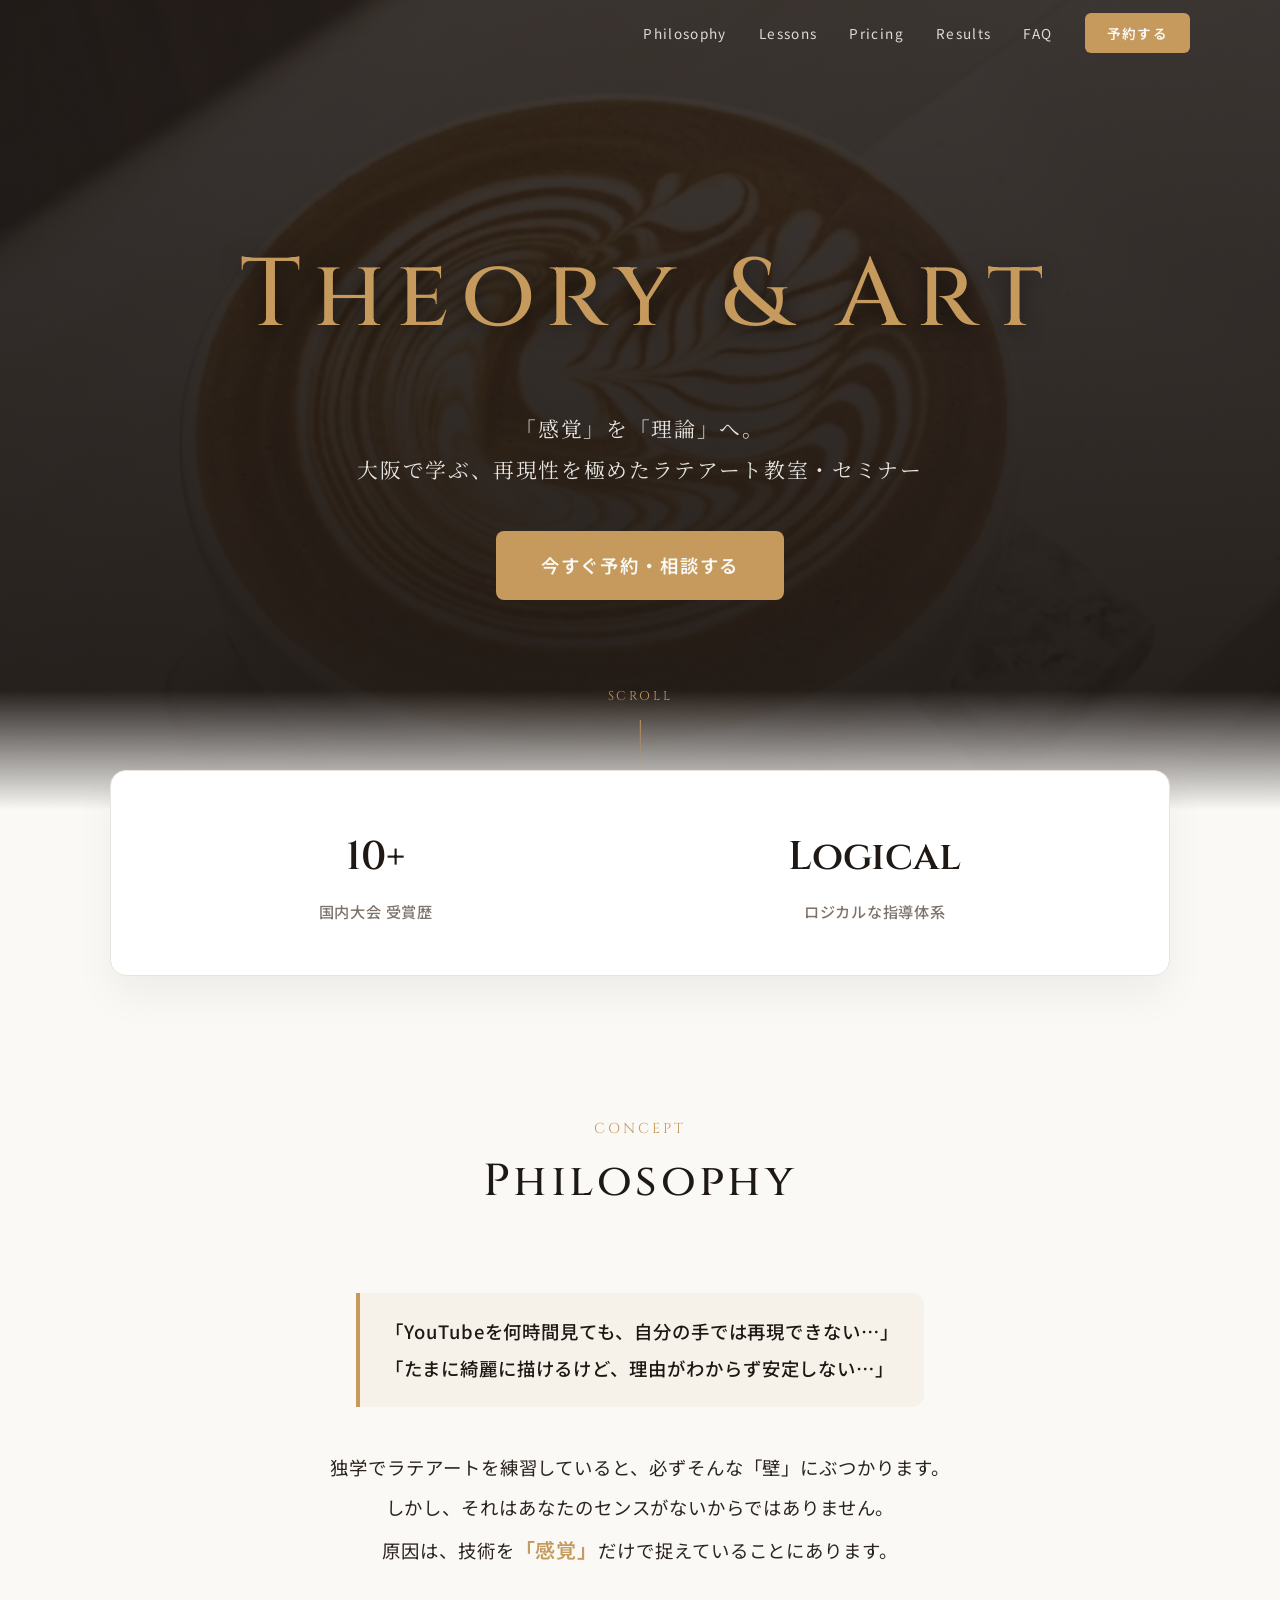
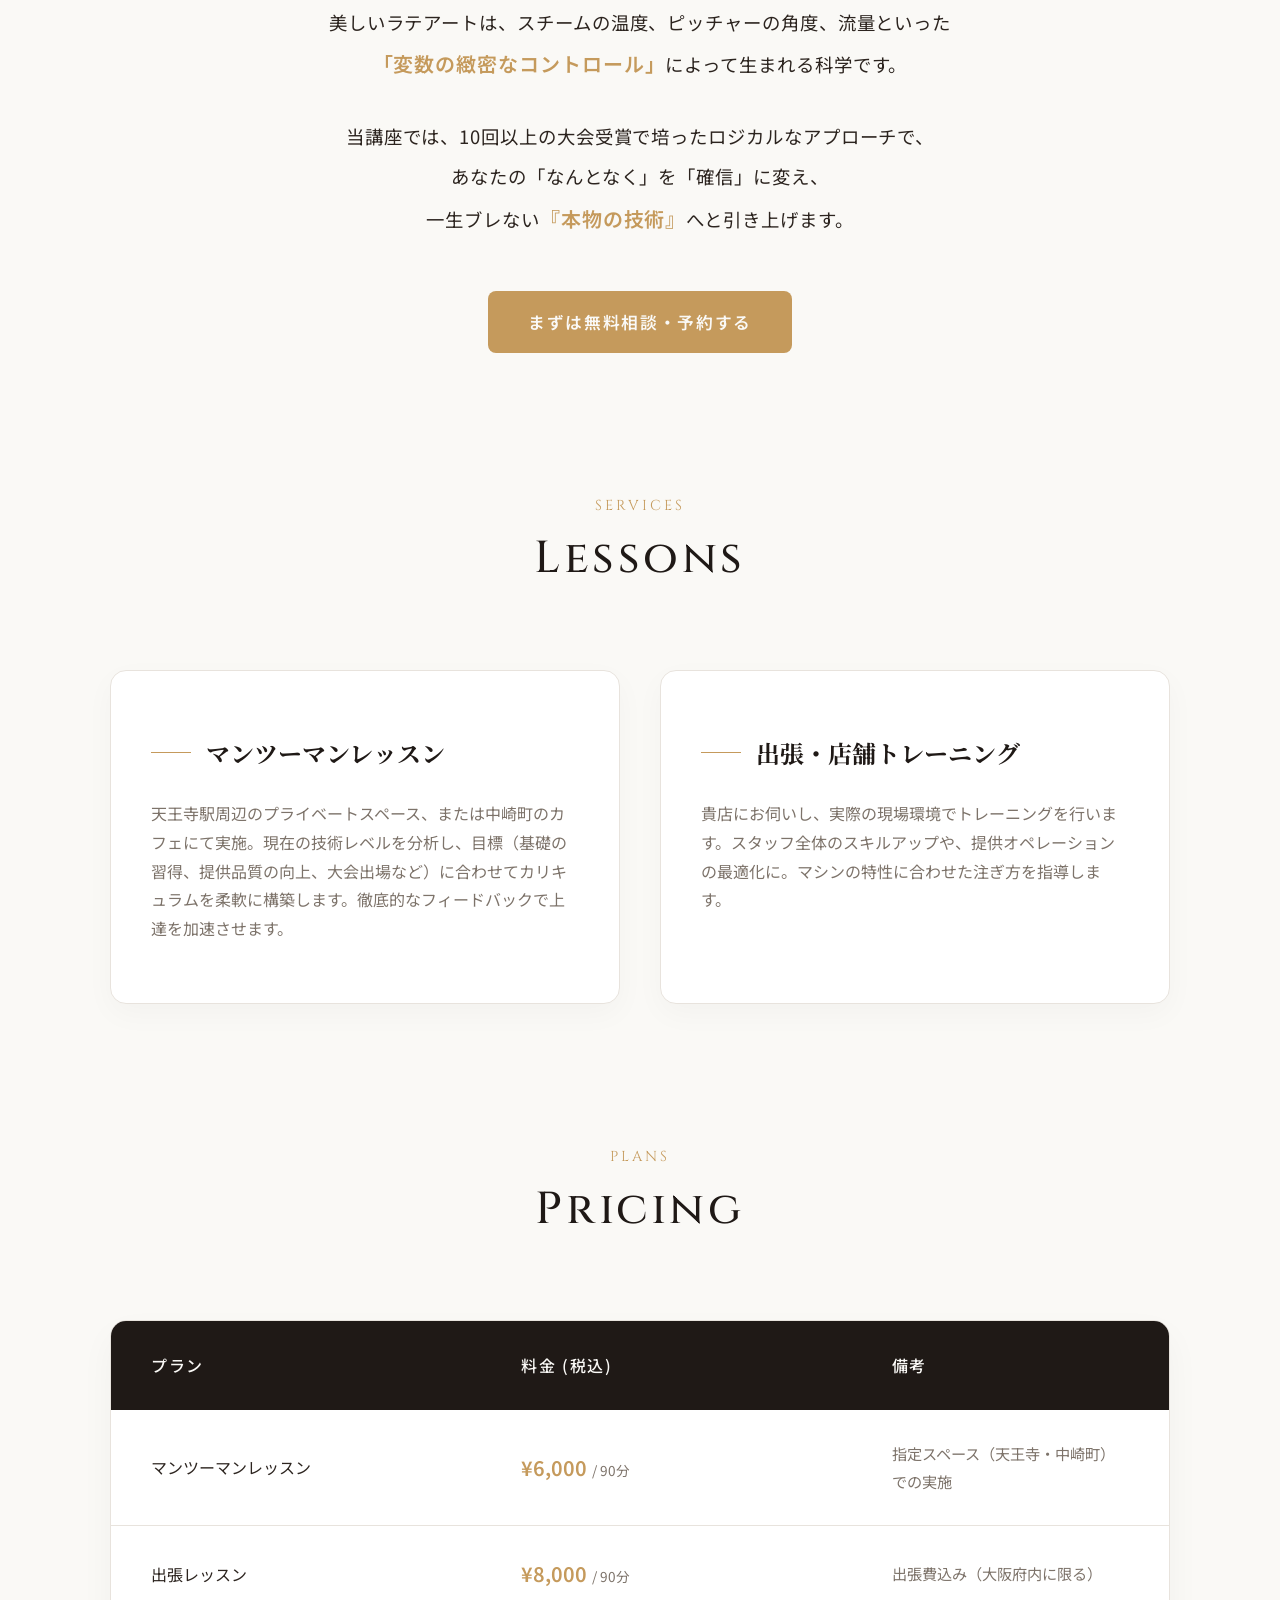
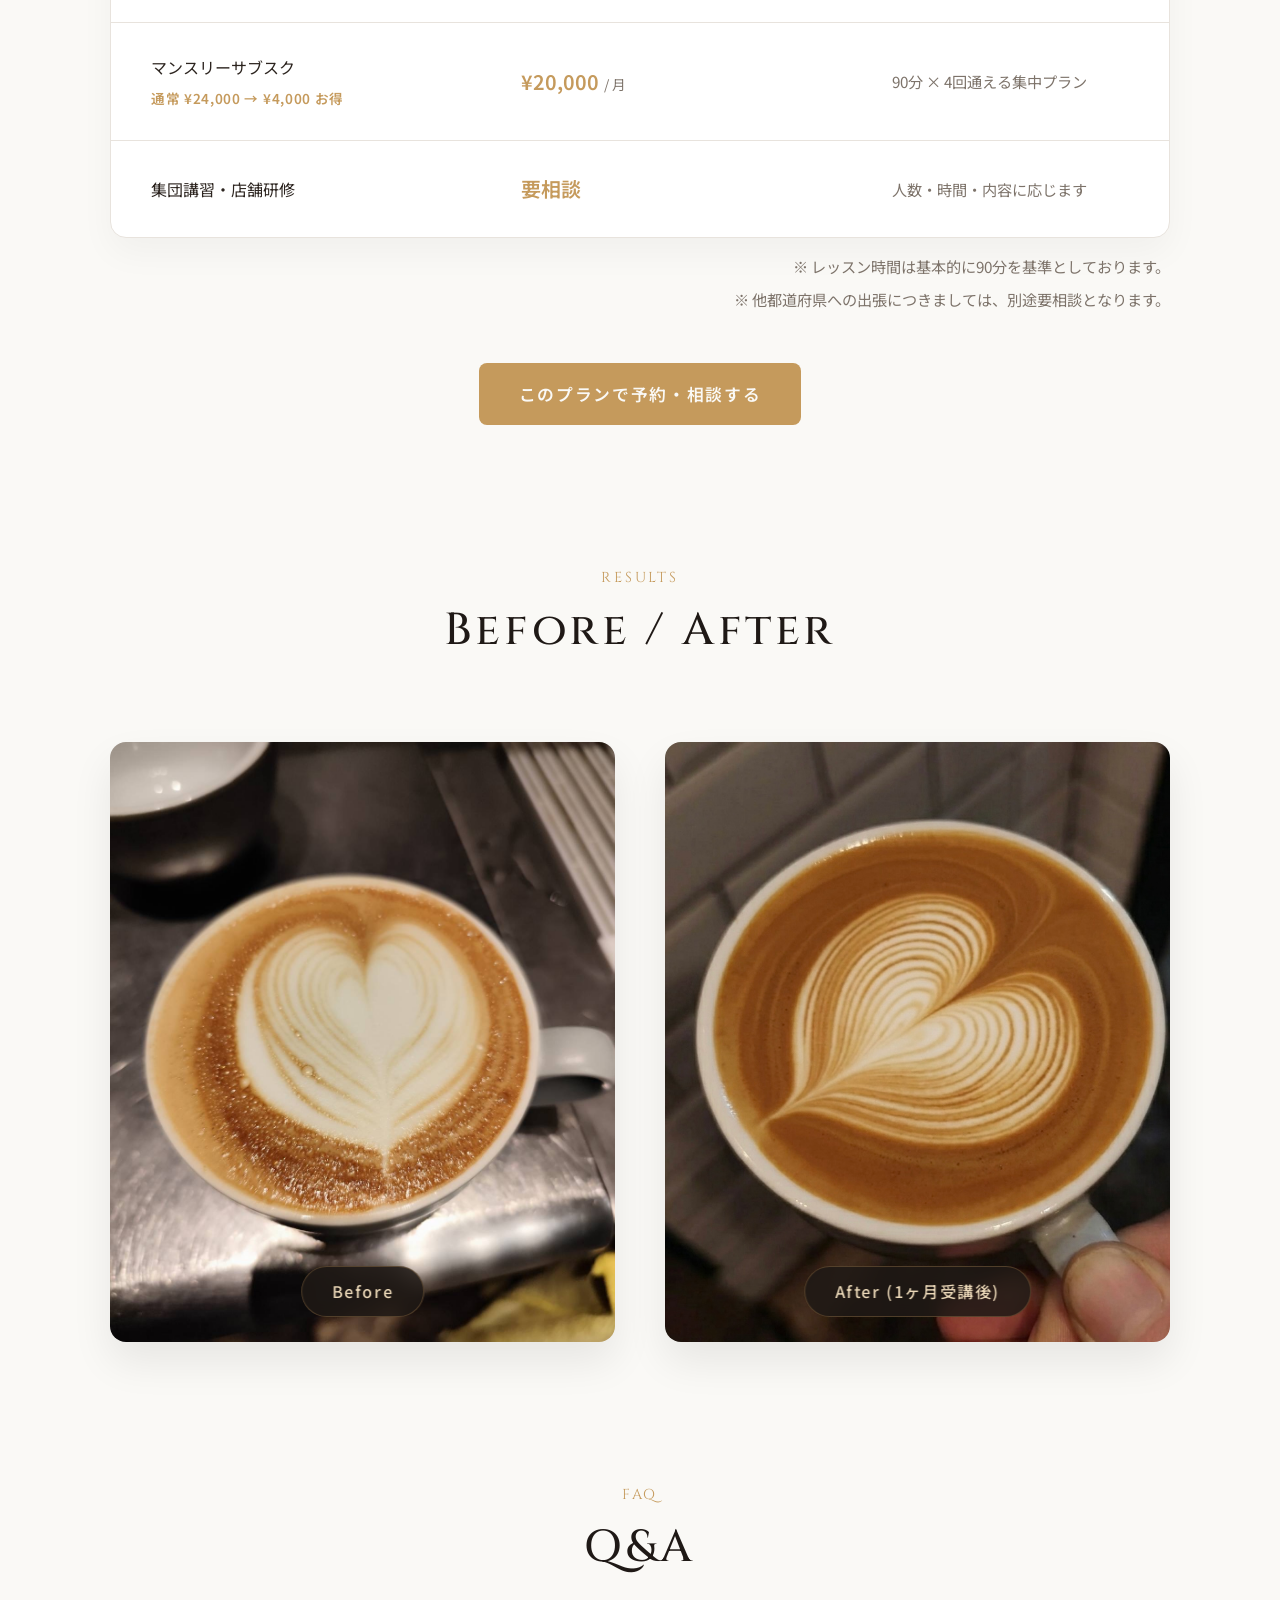
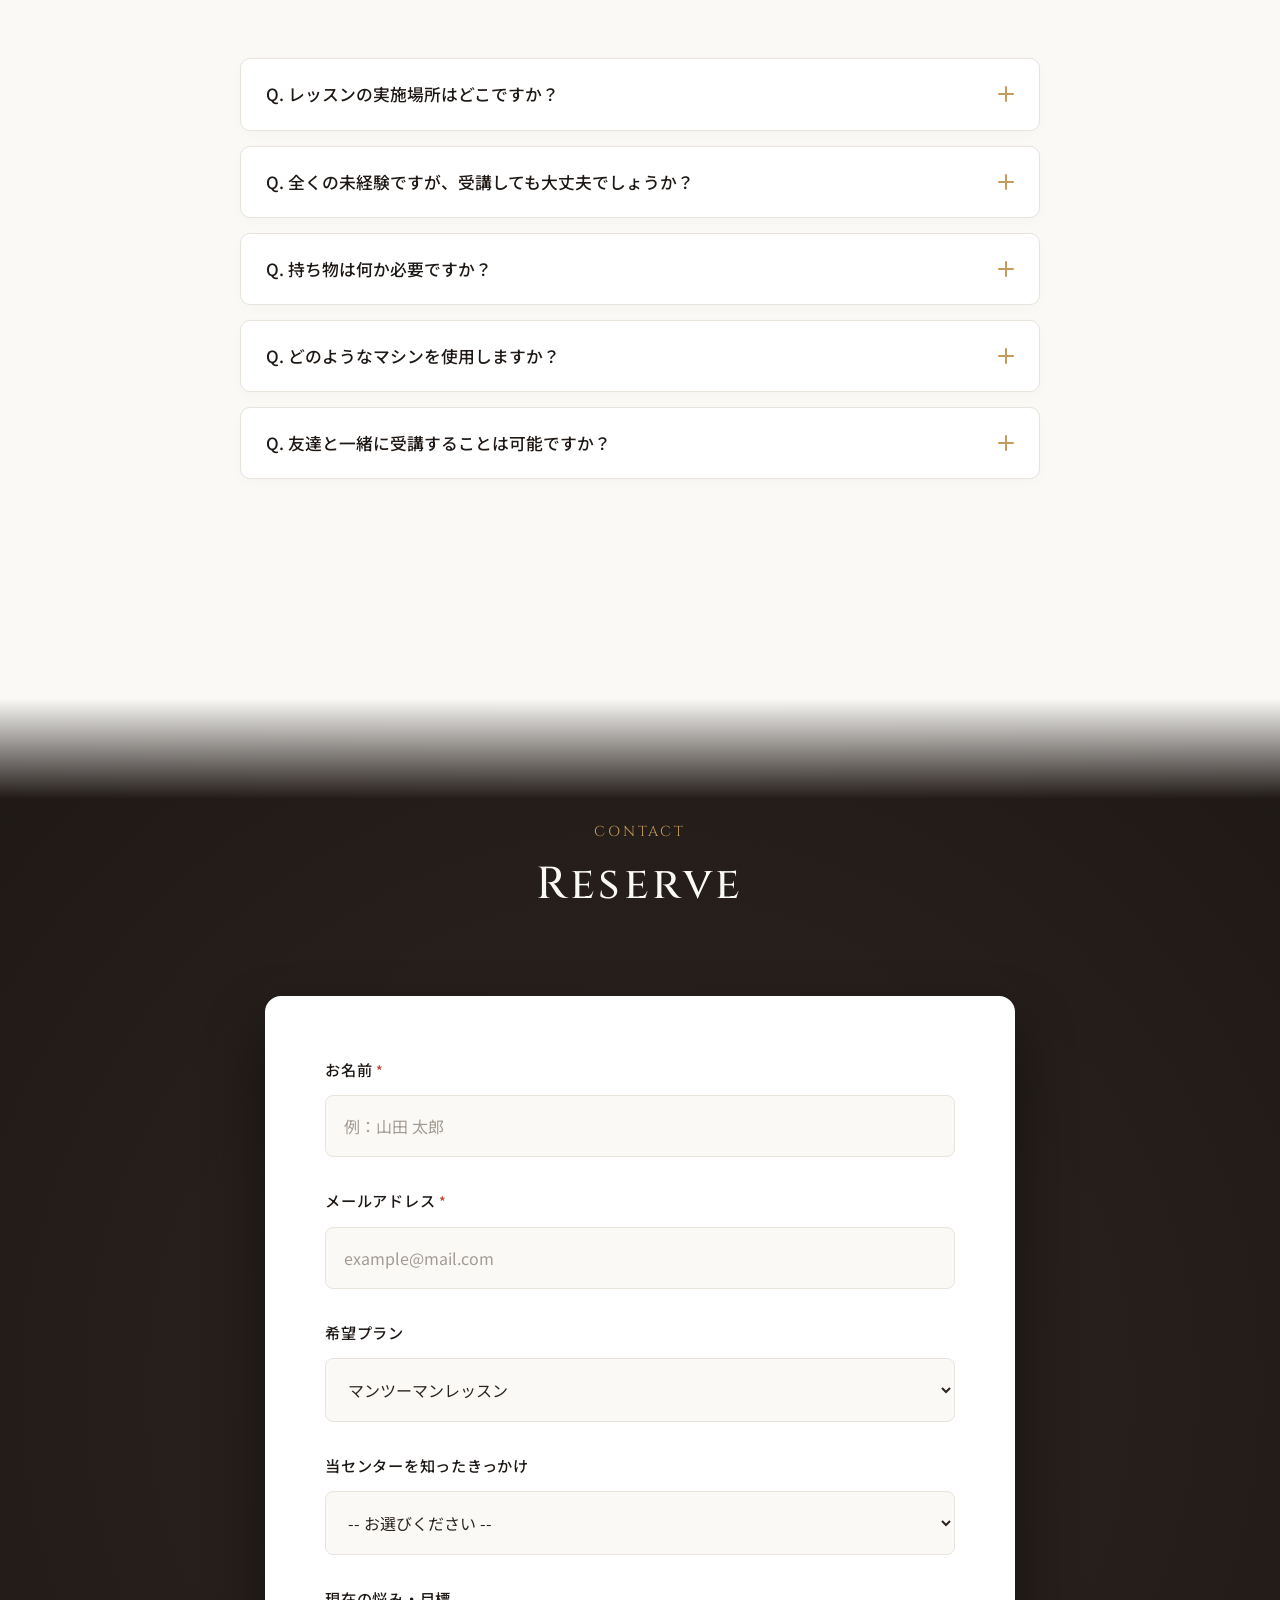
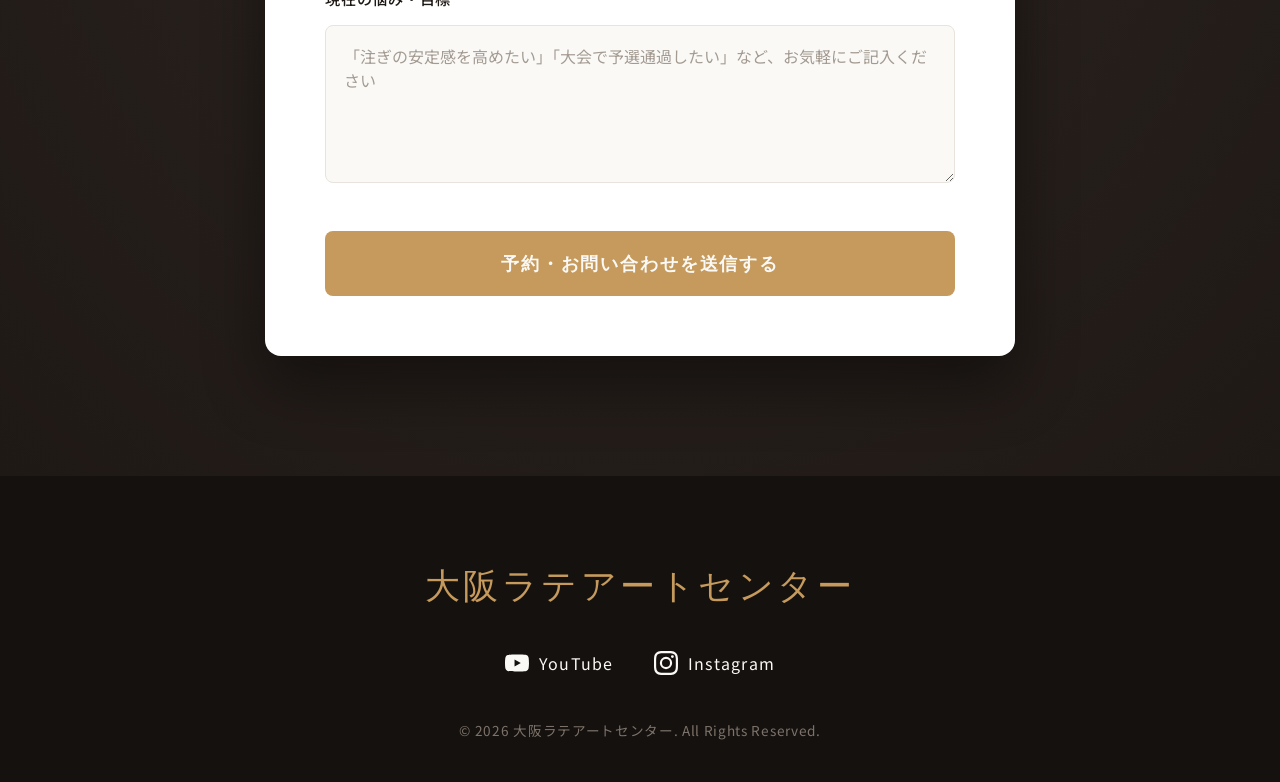
<file: index.html>
<!DOCTYPE html>
<html lang="ja">

<head>
    <meta charset="UTF-8">
    <meta name="viewport" content="width=device-width, initial-scale=1.0">
    <meta name="description"
        content="大阪でラテアート教室・セミナーをお探しなら「大阪ラテアートセンター」へ。独学の限界を突破する、感覚に頼らないロジカルなラテアート専門講座。マンツーマンレッスンや出張トレーニングで一生ブレない本物の技術を伝授します。">
    <meta name="keywords" content="大阪, ラテアート教室, ラテアートセミナー, マンツーマン, ラテアート, 大阪ラテアートセンター">
    <title>大阪のラテアート教室・セミナー | 大阪ラテアートセンター - 再現性を極めた専門講座</title>

    <!-- OGP -->
    <meta property="og:type" content="website">
    <meta property="og:title" content="大阪のラテアート教室・セミナー | 大阪ラテアートセンター">
    <meta property="og:description" content="大阪でラテアート教室・セミナーをお探しなら「大阪ラテアートセンター」へ。独学の限界を突破する、感覚に頼らないロジカルなラテアート専門講座。マンツーマンレッスンや出張トレーニングで一生ブレない本物の技術を伝授します。">
    <meta property="og:url" content="https://arttheory.github.io/homepage/">
    <meta property="og:image" content="https://arttheory.github.io/homepage/images/pagetop.PNG">
    <meta property="og:site_name" content="Theory & Art">
    <meta property="og:locale" content="ja_JP">
    <meta name="twitter:card" content="summary_large_image">
    <meta name="twitter:title" content="大阪のラテアート教室・セミナー | 大阪ラテアートセンター">
    <meta name="twitter:description" content="大阪でラテアート教室・セミナーをお探しなら「大阪ラテアートセンター」へ。独学の限界を突破する、感覚に頼らないロジカルなラテアート専門講座。">
    <meta name="twitter:image" content="https://arttheory.github.io/homepage/images/pagetop.PNG">

    <!-- 構造化データ -->
    <script type="application/ld+json">
    {
      "@context": "https://schema.org",
      "@type": "LocalBusiness",
      "name": "大阪ラテアートセンター",
      "description": "大阪でラテアート教室・セミナーをお探しなら「大阪ラテアートセンター」へ。独学の限界を突破する、感覚に頼らないロジカルなラテアート専門講座。",
      "url": "https://arttheory.github.io/homepage/",
      "image": "https://arttheory.github.io/homepage/images/pagetop.PNG",
      "address": {
        "@type": "PostalAddress",
        "addressLocality": "大阪市",
        "addressRegion": "大阪府",
        "addressCountry": "JP"
      },
      "geo": {
        "@type": "GeoCoordinates",
        "latitude": 34.6473,
        "longitude": 135.5139
      },
      "areaServed": "大阪府",
      "priceRange": "¥6,000〜",
      "sameAs": [
        "https://www.youtube.com/@onii_latteart",
        "https://www.instagram.com/onii_latteart/"
      ]
    }
    </script>

    <link rel="preconnect" href="https://fonts.googleapis.com">
    <link rel="preconnect" href="https://fonts.gstatic.com" crossorigin>
    <link
        href="https://fonts.googleapis.com/css2?family=Cinzel:wght@400;500;600&family=Noto+Sans+JP:wght@300;400;500&family=Noto+Serif+JP:wght@400;500;600&display=swap&font-display=swap"
        rel="stylesheet">
    <link rel="stylesheet" href="./css/style.css">
</head>

<body>

    <nav id="site-nav">
        <div class="nav-inner">
            <span class="nav-logo cinzel">大阪ラテアートセンター</span>
            <ul class="nav-links">
                <li><a href="#concept">Philosophy</a></li>
                <li><a href="#services">Lessons</a></li>
                <li><a href="#pricing">Pricing</a></li>
                <li><a href="#voice">Results</a></li>
                <li><a href="#faq">FAQ</a></li>
                <li><a href="#booking" class="nav-cta">予約する</a></li>
            </ul>
            <button class="nav-hamburger" aria-label="メニューを開く">
                <span></span><span></span><span></span>
            </button>
        </div>
    </nav>

    <header>
        <div class="hero-content">
            <h1 class="hero-title cinzel">Theory & Art</h1>
            <p class="hero-subtitle serif">「感覚」を「理論」へ。<br class="br-pc">大阪で学ぶ、再現性を極めたラテアート教室・セミナー</p>
            <a href="#booking" class="hero-btn">今すぐ予約・相談する</a>
        </div>
        <div class="scroll-indicator cinzel">SCROLL</div>
    </header>

    <div class="container">
        <section id="achievement">
            <div class="hero-stats fade-up">
                <div class="stat-item">
                    <h3 class="cinzel">10+</h3>
                    <p>国内大会 受賞歴</p>
                </div>
                <div class="stat-item">
                    <h3 class="cinzel">Logical</h3>
                    <p>ロジカルな指導体系</p>
                </div>
            </div>
        </section>

        <section id="concept" class="fade-up delay-1">
            <div class="section-header">
                <p class="section-subtitle">Concept</p>
                <h2 class="section-title cinzel">Philosophy</h2>
            </div>
            <div class="concept-text">
                <p class="pain-point">
                    「YouTubeを何時間見ても、自分の手では再現できない…」<br>
                    「たまに綺麗に描けるけど、理由がわからず安定しない…」
                </p>
                <p>独学でラテアートを練習していると、必ずそんな「壁」にぶつかります。<br class="br-pc">しかし、それはあなたのセンスがないからではありません。<br
                        class="br-pc">原因は、技術を<span class="highlight">「感覚」</span>だけで捉えていることにあります。</p>

                <p>美しいラテアートは、スチームの温度、ピッチャーの角度、流量といった<br class="br-pc"><span
                        class="highlight">「変数の緻密なコントロール」</span>によって生まれる科学です。</p>

                <p>当講座では、10回以上の大会受賞で培ったロジカルなアプローチで、<br class="br-pc">あなたの「なんとなく」を「確信」に変え、<br class="br-pc">一生ブレない<span
                        class="highlight">『本物の技術』</span>へと引き上げます。</p>
            </div>
            <div class="inline-cta">
                <a href="#booking" class="inline-btn">まずは無料相談・予約する</a>
            </div>
        </section>

        <section id="services" class="fade-up">
            <div class="section-header">
                <p class="section-subtitle">Services</p>
                <h2 class="section-title cinzel">Lessons</h2>
            </div>
            <div class="service-grid">
                <div class="service-card">
                    <h3 class="serif">マンツーマンレッスン</h3>
                    <p>天王寺駅周辺のプライベートスペース、または中崎町のカフェにて実施。現在の技術レベルを分析し、目標（基礎の習得、提供品質の向上、大会出場など）に合わせてカリキュラムを柔軟に構築します。徹底的なフィードバックで上達を加速させます。
                    </p>
                </div>
                <div class="service-card delay-1">
                    <h3 class="serif">出張・店舗トレーニング</h3>
                    <p>貴店にお伺いし、実際の現場環境でトレーニングを行います。スタッフ全体のスキルアップや、提供オペレーションの最適化に。マシンの特性に合わせた注ぎ方を指導します。</p>
                </div>
            </div>
        </section>

        <section id="pricing" class="fade-up">
            <div class="section-header">
                <p class="section-subtitle">Plans</p>
                <h2 class="section-title cinzel">Pricing</h2>
            </div>
            <div class="pricing-wrapper">
                <table class="price-table">
                    <thead>
                        <tr>
                            <th scope="col">プラン</th>
                            <th scope="col">料金 (税込)</th>
                            <th scope="col">備考</th>
                        </tr>
                    </thead>
                    <tbody>
                        <tr>
                            <td>マンツーマンレッスン</td>
                            <td>¥6,000 <span class="price-unit">/ 90分</span></td>
                            <td>指定スペース（天王寺・中崎町）での実施</td>
                        </tr>
                        <tr>
                            <td>出張レッスン</td>
                            <td>¥8,000 <span class="price-unit">/ 90分</span></td>
                            <td>出張費込み（大阪府内に限る）</td>
                        </tr>
                        <tr>
                            <td>
                                マンスリーサブスク
                                <span class="price-note">通常 ¥24,000 → ¥4,000 お得</span>
                            </td>
                            <td>¥20,000 <span class="price-unit">/ 月</span></td>
                            <td>90分 × 4回通える集中プラン</td>
                        </tr>
                        <tr>
                            <td>集団講習・店舗研修</td>
                            <td class="price-consultation">要相談</td>
                            <td>人数・時間・内容に応じます</td>
                        </tr>
                    </tbody>
                </table>
            </div>
            <div class="price-notes">
                <p>※ レッスン時間は基本的に90分を基準としております。</p>
                <p>※ 他都道府県への出張につきましては、別途要相談となります。</p>
            </div>
            <div class="inline-cta">
                <a href="#booking" class="inline-btn">このプランで予約・相談する</a>
            </div>
        </section>

        <section id="voice" class="fade-up">
            <div class="section-header">
                <p class="section-subtitle">Results</p>
                <h2 class="section-title cinzel">Before / After</h2>
            </div>
            <div class="before-after">
                <div class="ba-item">
                    <img src="./images/bf_before_1.JPG"
                         alt="受講前のラテアート：ハートの形が崩れ、模様の境界がぼやけている状態"
                         loading="lazy"
                         width="600" height="600">
                    <p class="ba-label">Before</p>
                </div>
                <div class="ba-item delay-1">
                    <img src="./images/bf_after_1.jpg"
                         alt="1ヶ月受講後のラテアート：ハートの輪郭がくっきりと整い、左右対称に描けている状態"
                         loading="lazy"
                         width="600" height="600">
                    <p class="ba-label">After (1ヶ月受講後)</p>
                </div>
            </div>
        </section>

        <section id="faq" class="fade-up">
            <div class="section-header">
                <p class="section-subtitle">FAQ</p>
                <h2 class="section-title cinzel">Q&amp;A</h2>
            </div>
            <div class="faq-container">
                <div class="faq-item">
                    <div class="faq-question" role="button" tabindex="0" aria-expanded="false">
                        <span>Q. レッスンの実施場所はどこですか？</span>
                        <div class="icon" aria-hidden="true"></div>
                    </div>
                    <div class="faq-answer">
                        <p>A.
                            レッスンは以下の2箇所からお選びいただけます。<br>・天王寺駅周辺のプライベートスペース（徒歩3分圏内）<br>・中崎町のカフェ<br>※各スペースの詳細な場所につきましては、ご予約確定後にお伝えいたします。
                        </p>
                    </div>
                </div>
                <div class="faq-item">
                    <div class="faq-question" role="button" tabindex="0" aria-expanded="false">
                        <span>Q. 全くの未経験ですが、受講しても大丈夫でしょうか？</span>
                        <div class="icon" aria-hidden="true"></div>
                    </div>
                    <div class="faq-answer">
                        <p>A. もちろん大丈夫です。未経験の方にはマシンの触り方やミルクのスチームの基礎から丁寧にお伝えします。むしろ変な癖がついていない分、上達が早い方も多いです。</p>
                    </div>
                </div>
                <div class="faq-item">
                    <div class="faq-question" role="button" tabindex="0" aria-expanded="false">
                        <span>Q. 持ち物は何か必要ですか？</span>
                        <div class="icon" aria-hidden="true"></div>
                    </div>
                    <div class="faq-answer">
                        <p>A. 基本的に必要な道具（ピッチャー、カップ等）はすべてこちらでご用意しております。もし普段お使いで慣れているピッチャーがあれば、ぜひご持参ください。</p>
                    </div>
                </div>
                <div class="faq-item">
                    <div class="faq-question" role="button" tabindex="0" aria-expanded="false">
                        <span>Q. どのようなマシンを使用しますか？</span>
                        <div class="icon" aria-hidden="true"></div>
                    </div>
                    <div class="faq-answer">
                        <p>A. 各スペース（天王寺・中崎町）では業務用エスプレッソマシンを使用します。出張レッスンの場合は、店舗様がお使いのマシンのスチーム圧などの特性に合わせて注ぎ方やスチームを指導いたします。
                        </p>
                    </div>
                </div>
                <div class="faq-item">
                    <div class="faq-question" role="button" tabindex="0" aria-expanded="false">
                        <span>Q. 友達と一緒に受講することは可能ですか？</span>
                        <div class="icon" aria-hidden="true"></div>
                    </div>
                    <div class="faq-answer">
                        <p>A. はい、ペアでの受講も大歓迎です！ペア割などもございますので、お申し込み時の「現在の悩み・目標」欄にてその旨をお伝えください。</p>
                    </div>
                </div>
            </div>
        </section>
    </div>

    <section id="booking" class="booking-section">
        <div class="container fade-up" style="padding-top: 0; padding-bottom: 0;">
            <div class="section-header">
                <p class="section-subtitle">Contact</p>
                <h2 class="section-title cinzel">Reserve</h2>
            </div>
            <div class="booking-wrapper">
                <div class="booking-form">
                    <form action="https://formsubmit.co/arttheory.reservation@gmail.com" method="POST" id="contactForm" novalidate>
                        <input type="hidden" name="_next" value="https://arttheory.github.io/homepage/thanks.html">
                        <input type="hidden" name="_captcha" value="false">
                        <input type="hidden" name="_subject" value="【Theory & Art】予約・お問い合わせ">
                        <input type="text" name="_honey" style="display:none">
                        <div class="form-group">
                            <label for="name">お名前<span class="required-mark" aria-hidden="true">*</span></label>
                            <input type="text" id="name" name="name" placeholder="例：山田 太郎"
                                   required autocomplete="name">
                            <p class="field-error" id="name-error">お名前を入力してください。</p>
                        </div>
                        <div class="form-group">
                            <label for="email">メールアドレス<span class="required-mark" aria-hidden="true">*</span></label>
                            <input type="email" id="email" name="email" placeholder="example@mail.com"
                                   required autocomplete="email">
                            <p class="field-error" id="email-error">有効なメールアドレスを入力してください。</p>
                        </div>
                        <div class="form-group">
                            <label for="plan">希望プラン</label>
                            <select id="plan" name="plan">
                                <option value="マンツーマンレッスン">マンツーマンレッスン</option>
                                <option value="出張レッスン">出張レッスン</option>
                                <option value="サブスクリプション">サブスクリプション</option>
                                <option value="その他（集団・相談）">その他（集団・相談）</option>
                            </select>
                        </div>
                        <div class="form-group">
                            <label for="source">当センターを知ったきっかけ</label>
                            <select id="source" name="source">
                                <option value="">-- お選びください --</option>
                                <option value="Instagram/Threads">Instagram / Threads</option>
                                <option value="YouTube">YouTube</option>
                                <option value="知り合いからの口コミ">知り合いからの口コミ</option>
                                <option value="その他">その他</option>
                            </select>
                        </div>
                        <div class="form-group">
                            <label for="message">現在の悩み・目標</label>
                            <textarea id="message" name="message" rows="5"
                                placeholder="「注ぎの安定感を高めたい」「大会で予選通過したい」など、お気軽にご記入ください"></textarea>
                        </div>
                        <button type="submit" class="submit-btn">予約・お問い合わせを送信する</button>
                    </form>
                </div>
            </div>
        </div>
    </section>

    <footer>
        <div class="footer-logo cinzel">大阪ラテアートセンター</div>
        <div class="sns-links">
            <a href="https://www.youtube.com/@onii_latteart" target="_blank" rel="noopener noreferrer">
                <svg width="24" height="24" viewBox="0 0 24 24" fill="currentColor" aria-hidden="true">
                    <path
                        d="M23.498 6.186a3.016 3.016 0 0 0-2.122-2.136C19.505 3.545 12 3.545 12 3.545s-7.505 0-9.377.505A3.017 3.017 0 0 0 .502 6.186C0 8.07 0 12 0 12s0 3.93.502 5.814a3.016 3.016 0 0 0 2.122 2.136c1.871.505 9.376.505 9.376.505s7.505 0 9.377-.505a3.015 3.015 0 0 0 2.122-2.136C24 15.93 24 12 24 12s0-3.93-.502-5.814zM9.545 15.568V8.432L15.818 12l-6.273 3.568z" />
                </svg>
                YouTube
            </a>
            <a href="https://www.instagram.com/onii_latteart/" target="_blank" rel="noopener noreferrer">
                <svg width="24" height="24" viewBox="0 0 24 24" fill="currentColor" aria-hidden="true">
                    <path
                        d="M12 2.163c3.204 0 3.584.012 4.85.07 3.252.148 4.771 1.691 4.919 4.919.058 1.265.069 1.645.069 4.849 0 3.205-.012 3.584-.069 4.849-.149 3.225-1.664 4.771-4.919 4.919-1.266.058-1.644.07-4.85.07-3.204 0-3.584-.012-4.849-.07-3.26-.149-4.771-1.699-4.919-4.92-.058-1.265-.07-1.644-.07-4.849 0-3.204.013-3.583.07-4.849.149-3.227 1.664-4.771 4.919-4.919 1.266-.057 1.645-.069 4.849-.069zM12 0C8.741 0 8.333.014 7.053.072 2.695.272.273 2.69.073 7.052.014 8.333 0 8.741 0 12c0 3.259.014 3.668.072 4.948.2 4.358 2.618 6.78 6.98 6.98C8.333 23.986 8.741 24 12 24c3.259 0 3.668-.014 4.948-.072 4.354-.2 6.782-2.618 6.979-6.98.059-1.28.073-1.689.073-4.948 0-3.259-.014-3.667-.072-4.947-.196-4.354-2.617-6.78-6.979-6.98C15.668.014 15.259 0 12 0zm0 5.838a6.162 6.162 0 100 12.324 6.162 6.162 0 000-12.324zM12 16a4 4 0 110-8 4 4 0 010 8zm6.406-11.845a1.44 1.44 0 100 2.881 1.44 1.44 0 000-2.881z" />
                </svg>
                Instagram
            </a>
        </div>
        <p>&copy; 2026 大阪ラテアートセンター. All Rights Reserved.</p>
    </footer>

    <script>
        document.addEventListener("DOMContentLoaded", () => {

            // ナビ：スクロールでスタイル変更
            const nav = document.getElementById('site-nav');
            window.addEventListener('scroll', () => {
                nav.classList.toggle('scrolled', window.scrollY > 80);
            }, { passive: true });

            // ナビ：ハンバーガーメニュー
            const hamburger = document.querySelector('.nav-hamburger');
            const navLinks = document.querySelector('.nav-links');
            hamburger.addEventListener('click', () => {
                const isOpen = navLinks.classList.toggle('open');
                hamburger.setAttribute('aria-expanded', isOpen);
            });

            // ナビ：リンクをクリックしたらメニューを閉じる
            navLinks.querySelectorAll('a').forEach(a => {
                a.addEventListener('click', () => {
                    navLinks.classList.remove('open');
                    hamburger.setAttribute('aria-expanded', 'false');
                });
            });

            // スクロールアニメーション
            const observer = new IntersectionObserver((entries) => {
                entries.forEach(entry => {
                    if (entry.isIntersecting) {
                        entry.target.classList.add('visible');
                    }
                });
            }, { threshold: 0.1, rootMargin: "0px 0px -50px 0px" });

            document.querySelectorAll('.fade-up').forEach(el => observer.observe(el));

            // FAQアコーディオン（キーボード操作対応）
            document.querySelectorAll('.faq-question').forEach(question => {
                const toggle = () => {
                    const item = question.parentNode;
                    const isActive = item.classList.toggle('active');
                    question.setAttribute('aria-expanded', isActive);
                };
                question.addEventListener('click', toggle);
                question.addEventListener('keydown', e => {
                    if (e.key === 'Enter' || e.key === ' ') {
                        e.preventDefault();
                        toggle();
                    }
                });
            });

            // フォームバリデーション
            const form = document.getElementById('contactForm');
            const nameInput  = document.getElementById('name');
            const emailInput = document.getElementById('email');
            const nameError  = document.getElementById('name-error');
            const emailError = document.getElementById('email-error');

            const showError = (input, errorEl) => {
                input.setAttribute('aria-invalid', 'true');
                errorEl.classList.add('visible');
            };

            const clearError = (input, errorEl) => {
                input.removeAttribute('aria-invalid');
                errorEl.classList.remove('visible');
            };

            nameInput.addEventListener('blur', () => {
                nameInput.value.trim()
                    ? clearError(nameInput, nameError)
                    : showError(nameInput, nameError);
            });

            emailInput.addEventListener('blur', () => {
                emailInput.validity.valid
                    ? clearError(emailInput, emailError)
                    : showError(emailInput, emailError);
            });

            form.addEventListener('submit', e => {
                let valid = true;

                if (!nameInput.value.trim()) {
                    showError(nameInput, nameError);
                    valid = false;
                } else {
                    clearError(nameInput, nameError);
                }

                if (!emailInput.validity.valid) {
                    showError(emailInput, emailError);
                    valid = false;
                } else {
                    clearError(emailInput, emailError);
                }

                if (!valid) {
                    e.preventDefault();
                    // 最初のエラー項目にフォーカス
                    form.querySelector('[aria-invalid="true"]').focus();
                }
            });

        });
    </script>
</body>

</html>
</file>
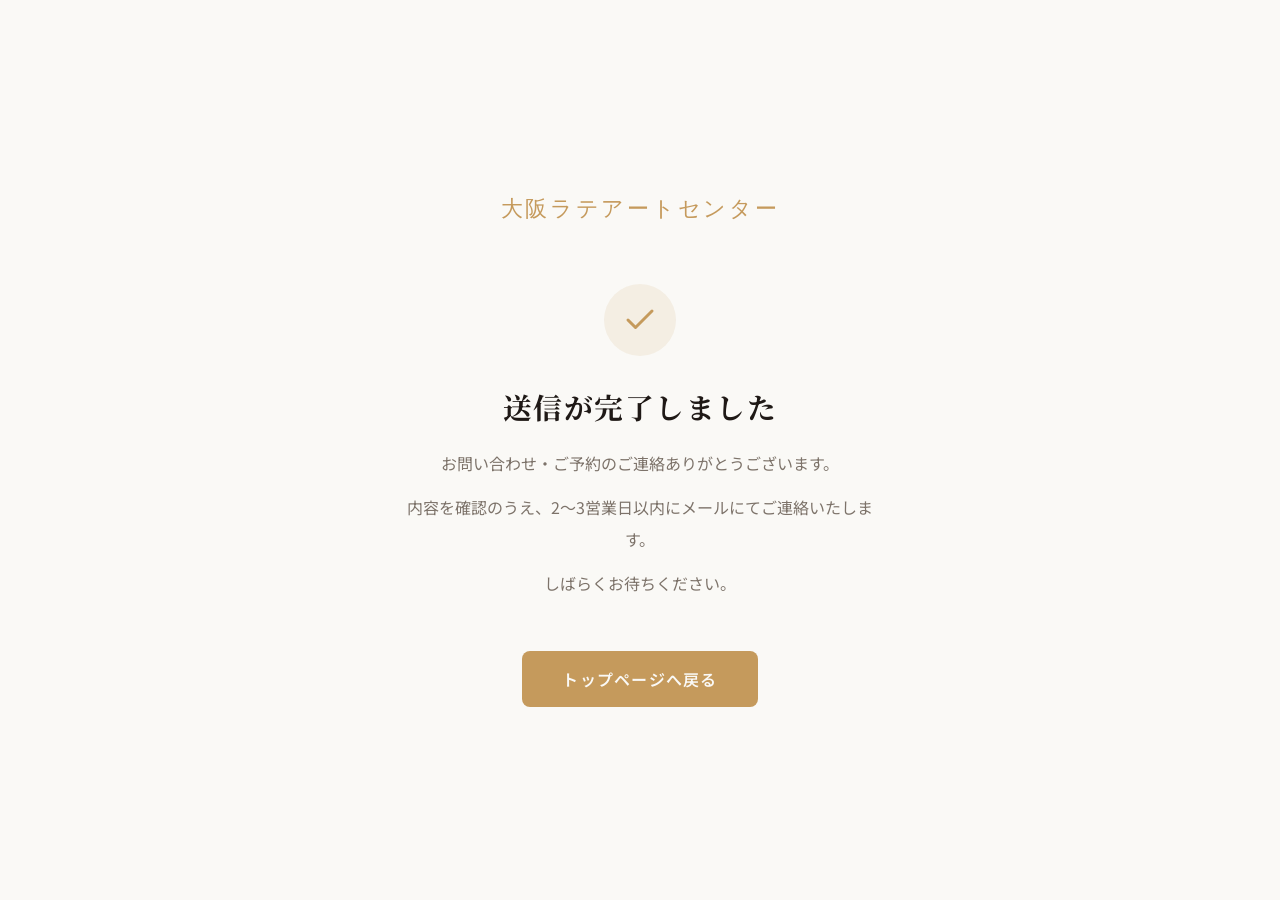
<file: thanks.html>
<!DOCTYPE html>
<html lang="ja">
<head>
    <meta charset="UTF-8">
    <meta name="viewport" content="width=device-width, initial-scale=1.0">
    <title>送信完了 | 大阪ラテアートセンター</title>
    <link rel="preconnect" href="https://fonts.googleapis.com">
    <link rel="preconnect" href="https://fonts.gstatic.com" crossorigin>
    <link href="https://fonts.googleapis.com/css2?family=Cinzel:wght@400;500&family=Noto+Sans+JP:wght@300;400;500&family=Noto+Serif+JP:wght@400;500&display=swap" rel="stylesheet">
    <style>
        :root {
            --primary: #1F1916;
            --accent: #C59A5C;
            --accent-hover: #D8B17A;
            --bg-main: #FAF9F6;
            --text-dark: #2C241F;
            --text-light: #FAF9F6;
            --text-gray: #7D736A;
        }

        * { margin: 0; padding: 0; box-sizing: border-box; }

        body {
            font-family: 'Noto Sans JP', sans-serif;
            background-color: var(--bg-main);
            color: var(--text-dark);
            min-height: 100vh;
            display: flex;
            flex-direction: column;
            align-items: center;
            justify-content: center;
            padding: 40px 20px;
            text-align: center;
        }

        .logo {
            font-family: 'Cinzel', serif;
            font-size: 1.4rem;
            color: var(--accent);
            letter-spacing: 0.12em;
            margin-bottom: 60px;
        }

        .icon {
            width: 72px;
            height: 72px;
            border-radius: 50%;
            background: rgba(197, 154, 92, 0.12);
            display: flex;
            align-items: center;
            justify-content: center;
            margin: 0 auto 30px;
        }

        .icon svg {
            width: 36px;
            height: 36px;
            stroke: var(--accent);
            fill: none;
            stroke-width: 2;
            stroke-linecap: round;
            stroke-linejoin: round;
        }

        h1 {
            font-family: 'Noto Serif JP', serif;
            font-size: 1.8rem;
            color: var(--primary);
            margin-bottom: 20px;
            letter-spacing: 0.05em;
        }

        p {
            color: var(--text-gray);
            line-height: 2;
            font-size: 1rem;
            max-width: 480px;
            margin-bottom: 12px;
        }

        .btn {
            display: inline-block;
            margin-top: 40px;
            background-color: var(--accent);
            color: var(--text-light);
            padding: 16px 40px;
            border-radius: 8px;
            text-decoration: none;
            font-size: 1rem;
            font-weight: 600;
            letter-spacing: 0.08em;
            transition: all 0.3s;
        }

        .btn:hover {
            background-color: var(--accent-hover);
            transform: translateY(-2px);
            box-shadow: 0 8px 20px rgba(197, 154, 92, 0.3);
        }
    </style>
</head>
<body>
    <div class="logo">大阪ラテアートセンター</div>

    <div class="icon">
        <svg viewBox="0 0 24 24">
            <polyline points="20 6 9 17 4 12"></polyline>
        </svg>
    </div>

    <h1>送信が完了しました</h1>
    <p>お問い合わせ・ご予約のご連絡ありがとうございます。</p>
    <p>内容を確認のうえ、2〜3営業日以内にメールにてご連絡いたします。</p>
    <p>しばらくお待ちください。</p>

    <a href="./index.html" class="btn">トップページへ戻る</a>
</body>
</html>
</file>
<file: css/style.css>
/* =============================================
   カラーパレット・共通変数
   ============================================= */
:root {
    --primary:      #1F1916;
    --secondary:    #2C241F;
    --accent:       #C59A5C;
    --accent-hover: #D8B17A;
    --accent-light: #EBD8B8;
    --bg-main:      #FAF9F6;
    --bg-card:      #FFFFFF;
    --text-dark:    #2C241F;
    --text-light:   #FAF9F6;
    --text-gray:    #7D736A;
    --border:       #E8E3DD;
}

/* =============================================
   リセット・基本
   ============================================= */
* {
    margin: 0;
    padding: 0;
    box-sizing: border-box;
}

html {
    scroll-behavior: smooth;
}

body {
    font-family: 'Noto Sans JP', sans-serif;
    background-color: var(--bg-main);
    color: var(--text-dark);
    line-height: 1.8;
    -webkit-font-smoothing: antialiased;
}

h1, h2, h3, h4, .serif {
    font-family: 'Noto Serif JP', serif;
}

.cinzel {
    font-family: 'Cinzel', serif;
}

/* =============================================
   ナビゲーション
   ============================================= */
#site-nav {
    position: fixed;
    top: 0;
    left: 0;
    width: 100%;
    z-index: 100;
    padding: 0 20px;
    background: transparent;
    transition: background 0.4s, box-shadow 0.4s;
}

#site-nav.scrolled {
    background: rgba(31, 25, 22, 0.96);
    backdrop-filter: blur(10px);
    box-shadow: 0 2px 20px rgba(0, 0, 0, 0.3);
}

.nav-inner {
    max-width: 1100px;
    margin: 0 auto;
    display: flex;
    align-items: center;
    justify-content: space-between;
    height: 64px;
}

.nav-logo {
    color: var(--accent);
    font-size: 1.2rem;
    letter-spacing: 0.1em;
    opacity: 0;
    transition: opacity 0.4s;
}

#site-nav.scrolled .nav-logo {
    opacity: 1;
}

.nav-links {
    display: flex;
    align-items: center;
    gap: 32px;
    list-style: none;
}

.nav-links a {
    color: rgba(250, 249, 246, 0.85);
    text-decoration: none;
    font-size: 0.85rem;
    letter-spacing: 0.1em;
    transition: color 0.3s;
}

.nav-links a:hover {
    color: var(--accent);
}

.nav-links .nav-cta {
    background: var(--accent);
    color: var(--text-light);
    padding: 10px 22px;
    border-radius: 6px;
    font-weight: 600;
}

.nav-links .nav-cta:hover {
    background: var(--accent-hover);
    color: var(--text-light);
}

.nav-hamburger {
    display: none;
    flex-direction: column;
    gap: 5px;
    background: none;
    border: none;
    cursor: pointer;
    padding: 4px;
}

.nav-hamburger span {
    display: block;
    width: 24px;
    height: 2px;
    background: var(--accent);
    transition: all 0.3s;
}

/* =============================================
   スクロールアニメーション
   ============================================= */
.fade-up {
    opacity: 0;
    transform: translateY(30px);
    transition: opacity 0.8s cubic-bezier(0.2, 0.8, 0.2, 1),
                transform 0.8s cubic-bezier(0.2, 0.8, 0.2, 1);
}

.fade-up.visible {
    opacity: 1;
    transform: translateY(0);
}

.delay-1 { transition-delay: 0.1s; }
.delay-2 { transition-delay: 0.3s; }

/* =============================================
   ヒーローセクション
   ============================================= */
header {
    position: relative;
    background: linear-gradient(rgba(31, 25, 22, 0.85), rgba(31, 25, 22, 0.98)),
                url('../images/pagetop.PNG') 35% 55% / cover;
    color: var(--text-light);
    min-height: 90vh;
    display: flex;
    flex-direction: column;
    justify-content: center;
    align-items: center;
    text-align: center;
    padding: 0 20px;
}

header::after {
    content: '';
    position: absolute;
    bottom: 0;
    left: 0;
    width: 100%;
    height: 120px;
    background: linear-gradient(to bottom, transparent, var(--bg-main));
}

.hero-content {
    position: relative;
    z-index: 2;
    max-width: 800px;
    animation: fadeInDown 1.2s cubic-bezier(0.2, 0.8, 0.2, 1) forwards;
}

@keyframes fadeInDown {
    from { opacity: 0; transform: translateY(-30px); }
    to   { opacity: 1; transform: translateY(0); }
}

.hero-title {
    font-size: clamp(3rem, 8vw, 6rem);
    letter-spacing: 0.12em;
    margin-bottom: 25px;
    color: var(--accent);
    text-shadow: 0 4px 20px rgba(0, 0, 0, 0.5);
    font-weight: 500;
    white-space: nowrap;
}

.hero-subtitle {
    font-size: clamp(1rem, 3vw, 1.3rem);
    font-weight: 400;
    letter-spacing: 0.08em;
    margin-bottom: 40px;
    color: rgba(250, 249, 246, 0.9);
    line-height: 2;
}

.hero-btn {
    display: inline-block;
    background-color: var(--accent);
    color: var(--text-light);
    padding: 18px 45px;
    border-radius: 8px;
    text-decoration: none;
    font-size: 1.15rem;
    font-weight: 600;
    letter-spacing: 0.1em;
    transition: all 0.4s cubic-bezier(0.2, 0.8, 0.2, 1);
    opacity: 0;
    animation: fadeInDown 1.2s cubic-bezier(0.2, 0.8, 0.2, 1) forwards 0.3s;
}

.hero-btn:hover {
    background-color: var(--accent-hover);
    transform: translateY(-3px) !important;
    box-shadow: 0 10px 25px rgba(197, 154, 92, 0.35);
}

.scroll-indicator {
    position: absolute;
    bottom: 40px;
    left: 50%;
    transform: translateX(-50%);
    z-index: 2;
    animation: bounce 2s infinite, fadeIn 2s forwards 1s;
    opacity: 0;
    color: var(--accent);
    font-size: 0.8rem;
    letter-spacing: 0.2em;
    display: flex;
    flex-direction: column;
    align-items: center;
    gap: 12px;
}

.scroll-indicator::after {
    content: '';
    width: 1px;
    height: 50px;
    background: linear-gradient(to bottom, var(--accent), transparent);
}

@keyframes bounce {
    0%, 20%, 50%, 80%, 100% { transform: translateY(0) translateX(-50%); }
    40% { transform: translateY(-15px) translateX(-50%); }
    60% { transform: translateY(-7px) translateX(-50%); }
}

@keyframes fadeIn {
    to { opacity: 1; }
}

/* =============================================
   共通レイアウト
   ============================================= */
.container {
    max-width: 1100px;
    margin: 0 auto;
    padding: 80px 20px;
}

section {
    margin-bottom: 140px;
}

.section-header {
    text-align: center;
    margin-bottom: 70px;
}

.section-title {
    font-size: 2.8rem;
    color: var(--primary);
    margin-bottom: 15px;
    letter-spacing: 0.08em;
    font-weight: 500;
}

.section-subtitle {
    font-size: 0.9rem;
    color: var(--accent);
    letter-spacing: 0.2em;
    text-transform: uppercase;
    font-family: 'Cinzel', serif;
}

/* =============================================
   実績セクション
   ============================================= */
.hero-stats {
    display: flex;
    justify-content: space-around;
    background: var(--bg-card);
    padding: 50px 30px;
    border-radius: 16px;
    box-shadow: 0 20px 40px rgba(31, 25, 22, 0.05);
    text-align: center;
    margin-top: -120px;
    position: relative;
    z-index: 10;
    border: 1px solid var(--border);
}

.stat-item h3 {
    font-size: 2.5rem;
    color: var(--primary);
    margin-bottom: 5px;
    font-weight: 600;
}

.stat-item p {
    color: var(--text-gray);
    font-size: 0.95rem;
    font-weight: 500;
    letter-spacing: 0.05em;
}

/* =============================================
   コンセプト
   ============================================= */
.concept-text {
    text-align: center;
    max-width: 760px;
    margin: 0 auto;
    font-size: 1.15rem;
    color: var(--text-dark);
    line-height: 2.2;
}

.concept-text p {
    margin-bottom: 30px;
    letter-spacing: 0.05em;
}

.pain-point {
    font-weight: 500;
    color: var(--primary);
    background: rgba(197, 154, 92, 0.08);
    border-left: 4px solid var(--accent);
    padding: 20px 25px;
    border-radius: 0 12px 12px 0;
    text-align: left;
    display: inline-block;
    margin-bottom: 40px !important;
    line-height: 2;
}

.highlight {
    color: var(--accent);
    font-weight: 600;
    font-size: 1.25rem;
}

/* =============================================
   中間CTA
   ============================================= */
.inline-cta {
    text-align: center;
    margin-top: 50px;
}

.inline-btn {
    display: inline-block;
    background-color: var(--accent);
    color: var(--text-light);
    padding: 16px 40px;
    border-radius: 8px;
    text-decoration: none;
    font-size: 1.05rem;
    font-weight: 600;
    letter-spacing: 0.1em;
    transition: all 0.4s cubic-bezier(0.2, 0.8, 0.2, 1);
}

.inline-btn:hover {
    background-color: var(--accent-hover);
    transform: translateY(-3px);
    box-shadow: 0 10px 25px rgba(197, 154, 92, 0.35);
}

/* =============================================
   サービスカード
   ============================================= */
.service-grid {
    display: grid;
    grid-template-columns: repeat(auto-fit, minmax(320px, 1fr));
    gap: 40px;
}

.service-card {
    background: var(--bg-card);
    padding: 60px 40px;
    border-radius: 16px;
    box-shadow: 0 10px 30px rgba(0, 0, 0, 0.03);
    border: 1px solid var(--border);
    transition: all 0.5s cubic-bezier(0.2, 0.8, 0.2, 1);
    position: relative;
    overflow: hidden;
}

.service-card::before {
    content: '';
    position: absolute;
    top: 0;
    left: 0;
    width: 100%;
    height: 4px;
    background: var(--accent);
    transform: scaleX(0);
    transform-origin: left;
    transition: transform 0.5s cubic-bezier(0.2, 0.8, 0.2, 1);
}

.service-card:hover {
    transform: translateY(-12px);
    box-shadow: 0 25px 50px rgba(31, 25, 22, 0.08);
}

.service-card:hover::before {
    transform: scaleX(1);
}

.service-card h3 {
    font-size: 1.5rem;
    margin-bottom: 25px;
    color: var(--primary);
    display: flex;
    align-items: center;
    gap: 15px;
}

.service-card h3::before {
    content: '';
    display: block;
    width: 40px;
    height: 1px;
    background: var(--accent);
}

.service-card p {
    color: var(--text-gray);
    font-size: 1rem;
}

/* =============================================
   料金表
   ============================================= */
.pricing-wrapper {
    background: var(--bg-card);
    border-radius: 16px;
    box-shadow: 0 15px 35px rgba(0, 0, 0, 0.04);
    border: 1px solid var(--border);
    overflow: hidden;
}

.price-table {
    width: 100%;
    border-collapse: collapse;
}

.price-table th,
.price-table td {
    padding: 30px 40px;
    text-align: left;
    border-bottom: 1px solid var(--border);
}

.price-table tr:last-child th,
.price-table tr:last-child td {
    border-bottom: none;
}

.price-table th {
    background-color: var(--primary);
    color: var(--text-light);
    font-weight: 500;
    letter-spacing: 0.1em;
    width: 35%;
}

.price-table td:nth-child(2) {
    color: var(--accent);
    font-weight: 600;
    font-size: 1.25rem;
    width: 30%;
    white-space: nowrap;
}

.price-table .price-unit {
    font-size: 0.85rem;
    font-weight: normal;
    color: var(--text-gray);
}

.price-table .price-note {
    display: block;
    font-size: 0.85rem;
    color: var(--accent);
    font-weight: 600;
    margin-top: 4px;
    letter-spacing: 0.05em;
}

.price-table .price-consultation {
    color: var(--text-dark);
}

.price-table td:nth-child(3) {
    color: var(--text-gray);
    font-size: 0.95rem;
}

.price-table tr {
    transition: background 0.3s;
}

.price-table tbody tr:hover {
    background-color: rgba(232, 227, 221, 0.3);
}

.price-notes {
    text-align: right;
    margin-top: 15px;
    font-size: 0.95rem;
    color: var(--text-gray);
}

.price-notes p {
    margin-bottom: 5px;
}

/* =============================================
   Before / After
   ============================================= */
.before-after {
    display: grid;
    grid-template-columns: repeat(auto-fit, minmax(300px, 1fr));
    gap: 50px;
    align-items: center;
}

.ba-item {
    position: relative;
    border-radius: 16px;
    overflow: hidden;
    box-shadow: 0 20px 40px rgba(0, 0, 0, 0.08);
}

.ba-item img {
    width: 100%;
    aspect-ratio: 1 / 1;
    object-fit: cover;
    display: block;
    transition: transform 0.8s cubic-bezier(0.2, 0.8, 0.2, 1);
}

.ba-item:hover img {
    transform: scale(1.08);
}

.ba-label {
    position: absolute;
    bottom: 25px;
    left: 50%;
    transform: translateX(-50%);
    background: rgba(31, 25, 22, 0.85);
    color: var(--accent-light);
    padding: 10px 30px;
    border-radius: 40px;
    font-weight: 500;
    letter-spacing: 0.1em;
    backdrop-filter: blur(8px);
    white-space: nowrap;
    border: 1px solid rgba(197, 154, 92, 0.3);
}

/* =============================================
   FAQ
   ============================================= */
.faq-container {
    max-width: 800px;
    margin: 0 auto;
    display: flex;
    flex-direction: column;
    gap: 15px;
}

.faq-item {
    background: var(--bg-card);
    border: 1px solid var(--border);
    border-radius: 10px;
    overflow: hidden;
    box-shadow: 0 4px 15px rgba(0, 0, 0, 0.02);
}

.faq-question {
    padding: 20px 25px;
    cursor: pointer;
    display: flex;
    justify-content: space-between;
    align-items: center;
    font-weight: 500;
    color: var(--primary);
    transition: background 0.3s;
}

.faq-question:hover {
    background: rgba(197, 154, 92, 0.05);
}

.faq-question span {
    font-size: 1.05rem;
    padding-right: 20px;
}

.faq-question .icon {
    position: relative;
    width: 16px;
    height: 16px;
    flex-shrink: 0;
}

.faq-question .icon::before,
.faq-question .icon::after {
    content: '';
    position: absolute;
    background: var(--accent);
    border-radius: 2px;
    transition: transform 0.3s ease;
}

.faq-question .icon::before {
    top: 7px;
    left: 0;
    width: 16px;
    height: 2px;
}

.faq-question .icon::after {
    top: 0;
    left: 7px;
    width: 2px;
    height: 16px;
}

.faq-item.active .faq-question .icon::after {
    transform: rotate(90deg);
}

.faq-answer {
    max-height: 0;
    overflow: hidden;
    transition: max-height 0.4s ease, opacity 0.4s ease;
    background: var(--bg-main);
    opacity: 0;
}

.faq-item.active .faq-answer {
    max-height: 300px;
    opacity: 1;
    border-top: 1px dashed var(--border);
}

.faq-answer p {
    color: var(--text-gray);
    font-size: 0.95rem;
    margin: 0;
    line-height: 1.8;
    padding: 20px 25px;
}

/* =============================================
   予約フォーム
   ============================================= */
.booking-section {
    background: var(--primary);
    background-image: radial-gradient(circle at center, #2C241F 0%, #1F1916 100%);
    color: var(--text-light);
    padding: 120px 20px;
    margin-bottom: 0;
    position: relative;
}

.booking-section::before {
    content: '';
    position: absolute;
    top: 0;
    left: 0;
    width: 100%;
    height: 100px;
    background: linear-gradient(to bottom, var(--bg-main), transparent);
}

.booking-section .section-title {
    color: var(--text-light);
}

.booking-section .section-subtitle {
    color: var(--accent);
}

.booking-wrapper {
    max-width: 750px;
    margin: 0 auto;
}

.booking-form {
    background: var(--bg-card);
    padding: 60px;
    border-radius: 16px;
    box-shadow: 0 30px 60px rgba(0, 0, 0, 0.4);
    color: var(--text-dark);
    position: relative;
    z-index: 2;
}

.form-group {
    margin-bottom: 30px;
    position: relative;
}

label {
    display: block;
    margin-bottom: 12px;
    font-weight: 500;
    color: var(--primary);
    font-size: 0.95rem;
    letter-spacing: 0.05em;
}

.required-mark {
    color: #C0392B;
    margin-left: 4px;
    font-size: 0.85rem;
}

input,
select,
textarea {
    width: 100%;
    padding: 18px;
    border: 1px solid var(--border);
    border-radius: 8px;
    box-sizing: border-box;
    font-size: 1rem;
    font-family: inherit;
    background-color: var(--bg-main);
    transition: all 0.3s;
    color: var(--text-dark);
}

input::placeholder,
textarea::placeholder {
    color: #A39B92;
}

input:focus,
select:focus,
textarea:focus {
    outline: none;
    border-color: var(--accent);
    box-shadow: 0 0 0 4px rgba(197, 154, 92, 0.15);
    background-color: #FFF;
}

input:invalid:not(:placeholder-shown),
input:user-invalid {
    border-color: #C0392B;
    box-shadow: 0 0 0 4px rgba(192, 57, 43, 0.1);
}

.field-error {
    display: none;
    color: #C0392B;
    font-size: 0.85rem;
    margin-top: 8px;
}

.field-error.visible {
    display: block;
}

.submit-btn {
    background-color: var(--accent);
    color: var(--text-light);
    padding: 20px;
    border: none;
    border-radius: 8px;
    cursor: pointer;
    font-size: 1.15rem;
    font-weight: 600;
    width: 100%;
    transition: all 0.4s cubic-bezier(0.2, 0.8, 0.2, 1);
    letter-spacing: 0.1em;
    margin-top: 10px;
}

.submit-btn:hover {
    background-color: var(--accent-hover);
    transform: translateY(-3px);
    box-shadow: 0 10px 25px rgba(197, 154, 92, 0.35);
}

.submit-btn:disabled {
    opacity: 0.6;
    cursor: not-allowed;
    transform: none;
}

/* =============================================
   フッター
   ============================================= */
footer {
    background: #15110E;
    color: var(--text-gray);
    text-align: center;
    padding: 80px 20px 40px;
}

.footer-logo {
    font-size: 2.2rem;
    color: var(--accent);
    margin-bottom: 30px;
    letter-spacing: 0.1em;
}

.sns-links {
    margin-bottom: 40px;
    display: flex;
    justify-content: center;
    gap: 40px;
}

.sns-links a {
    color: var(--text-light);
    text-decoration: none;
    font-size: 1rem;
    letter-spacing: 0.08em;
    transition: color 0.3s;
    display: flex;
    align-items: center;
    gap: 10px;
}

.sns-links a:hover {
    color: var(--accent);
}

footer p {
    font-size: 0.85rem;
    letter-spacing: 0.05em;
}

/* =============================================
   レスポンシブ
   ============================================= */
@media (max-width: 768px) {
    .br-pc {
        display: none;
    }

    .concept-text {
        text-align: left;
    }

    .hero-title {
        font-size: clamp(2rem, 11vw, 2.8rem);
        white-space: nowrap;
    }

    .hero-stats {
        flex-direction: column;
        gap: 40px;
        padding: 40px 20px;
        margin-top: -60px;
    }

    .stat-item h3 {
        font-size: 2.2rem;
    }

    .service-card h3 {
        font-size: 1.25rem;
    }

    .service-card h3::before {
        width: 25px;
        margin-right: 10px;
    }

    .price-notes {
        text-align: left;
        padding-left: 1em;
        text-indent: -1em;
    }

    .price-table th,
    .price-table td {
        padding: 20px 15px;
        display: block;
        width: 100%;
    }

    .price-table tr {
        display: block;
        margin-bottom: 20px;
        border: 1px solid var(--border);
        border-radius: 8px;
    }

    .price-table th {
        border-bottom: 1px solid var(--border);
    }

    .booking-form {
        padding: 40px 25px;
    }

    .container {
        padding: 60px 20px;
    }

    section {
        margin-bottom: 100px;
    }

    .nav-links {
        display: none;
        position: absolute;
        top: 64px;
        left: 0;
        width: 100%;
        flex-direction: column;
        gap: 0;
        background: rgba(31, 25, 22, 0.98);
        padding: 20px 0;
    }

    .nav-links.open {
        display: flex;
    }

    .nav-links li {
        width: 100%;
        text-align: center;
    }

    .nav-links a {
        display: block;
        padding: 14px 20px;
        font-size: 1rem;
    }

    .nav-hamburger {
        display: flex;
    }
}
</file>
